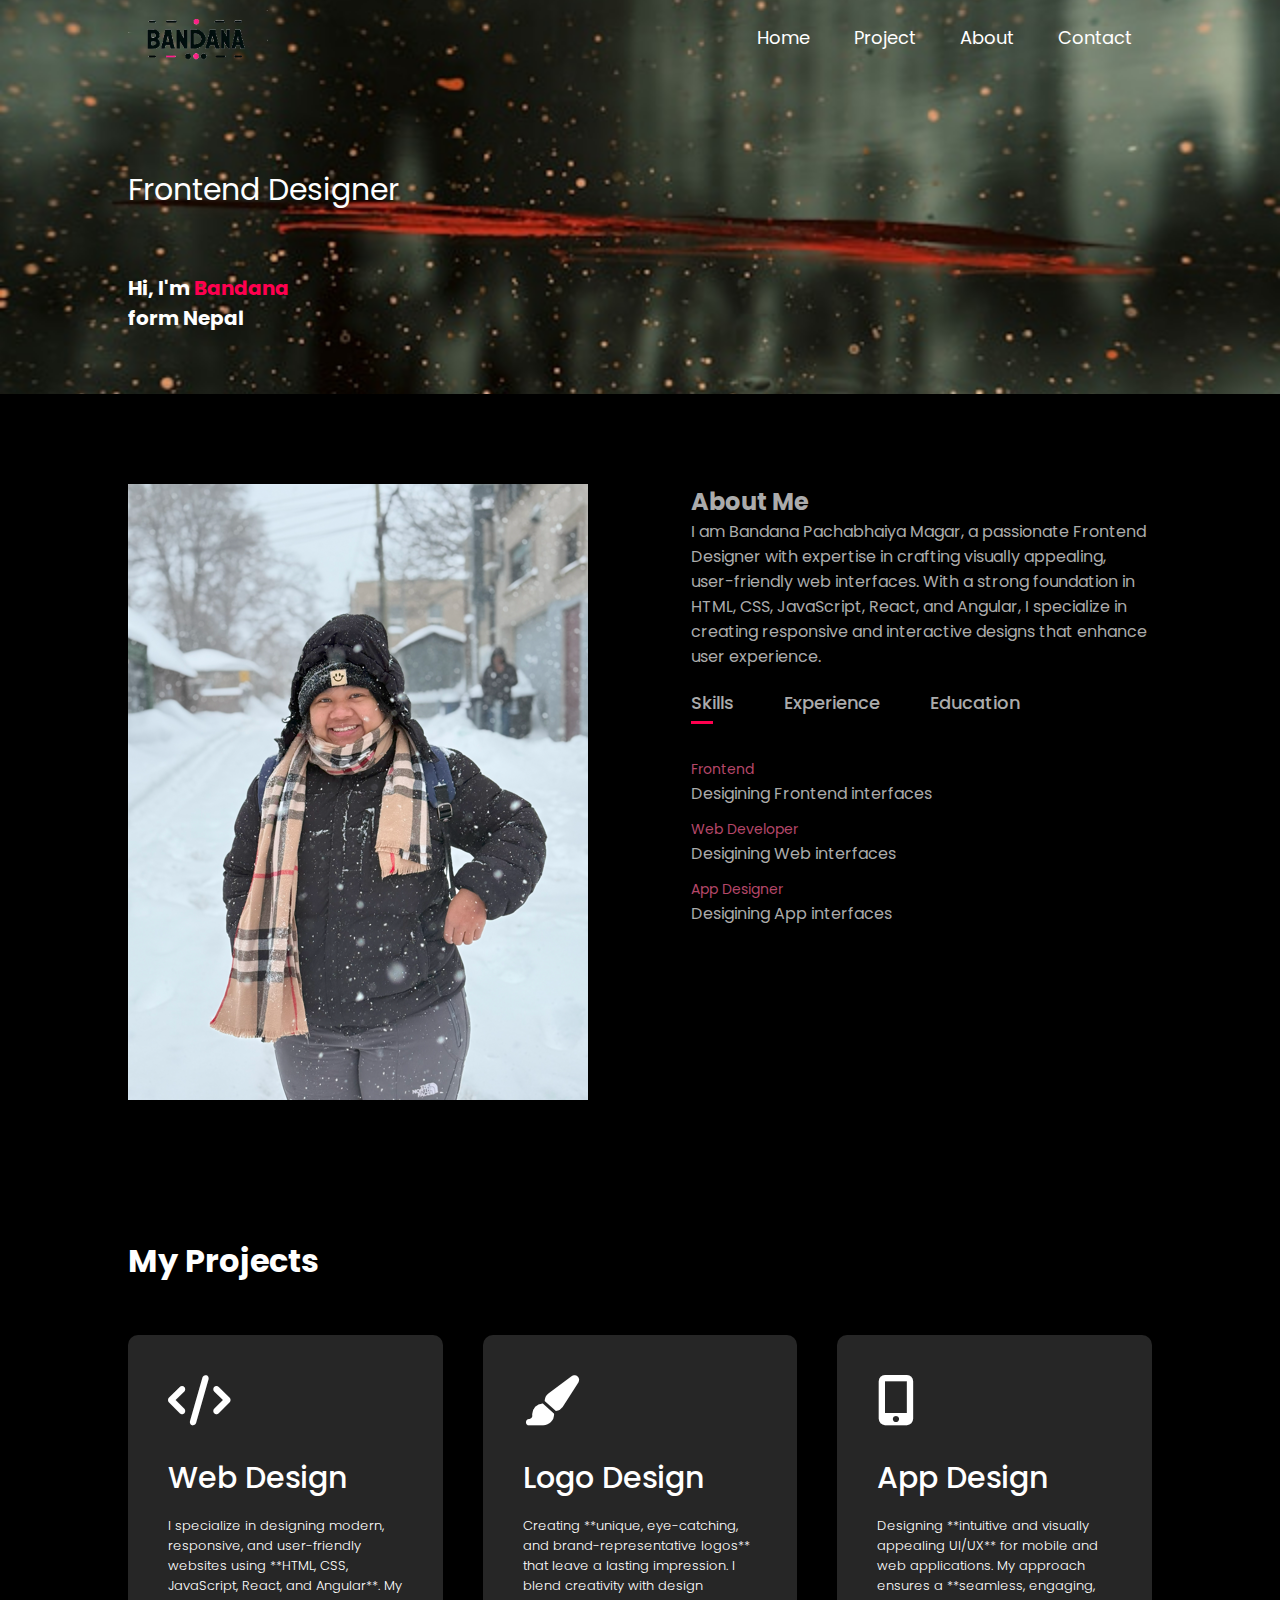
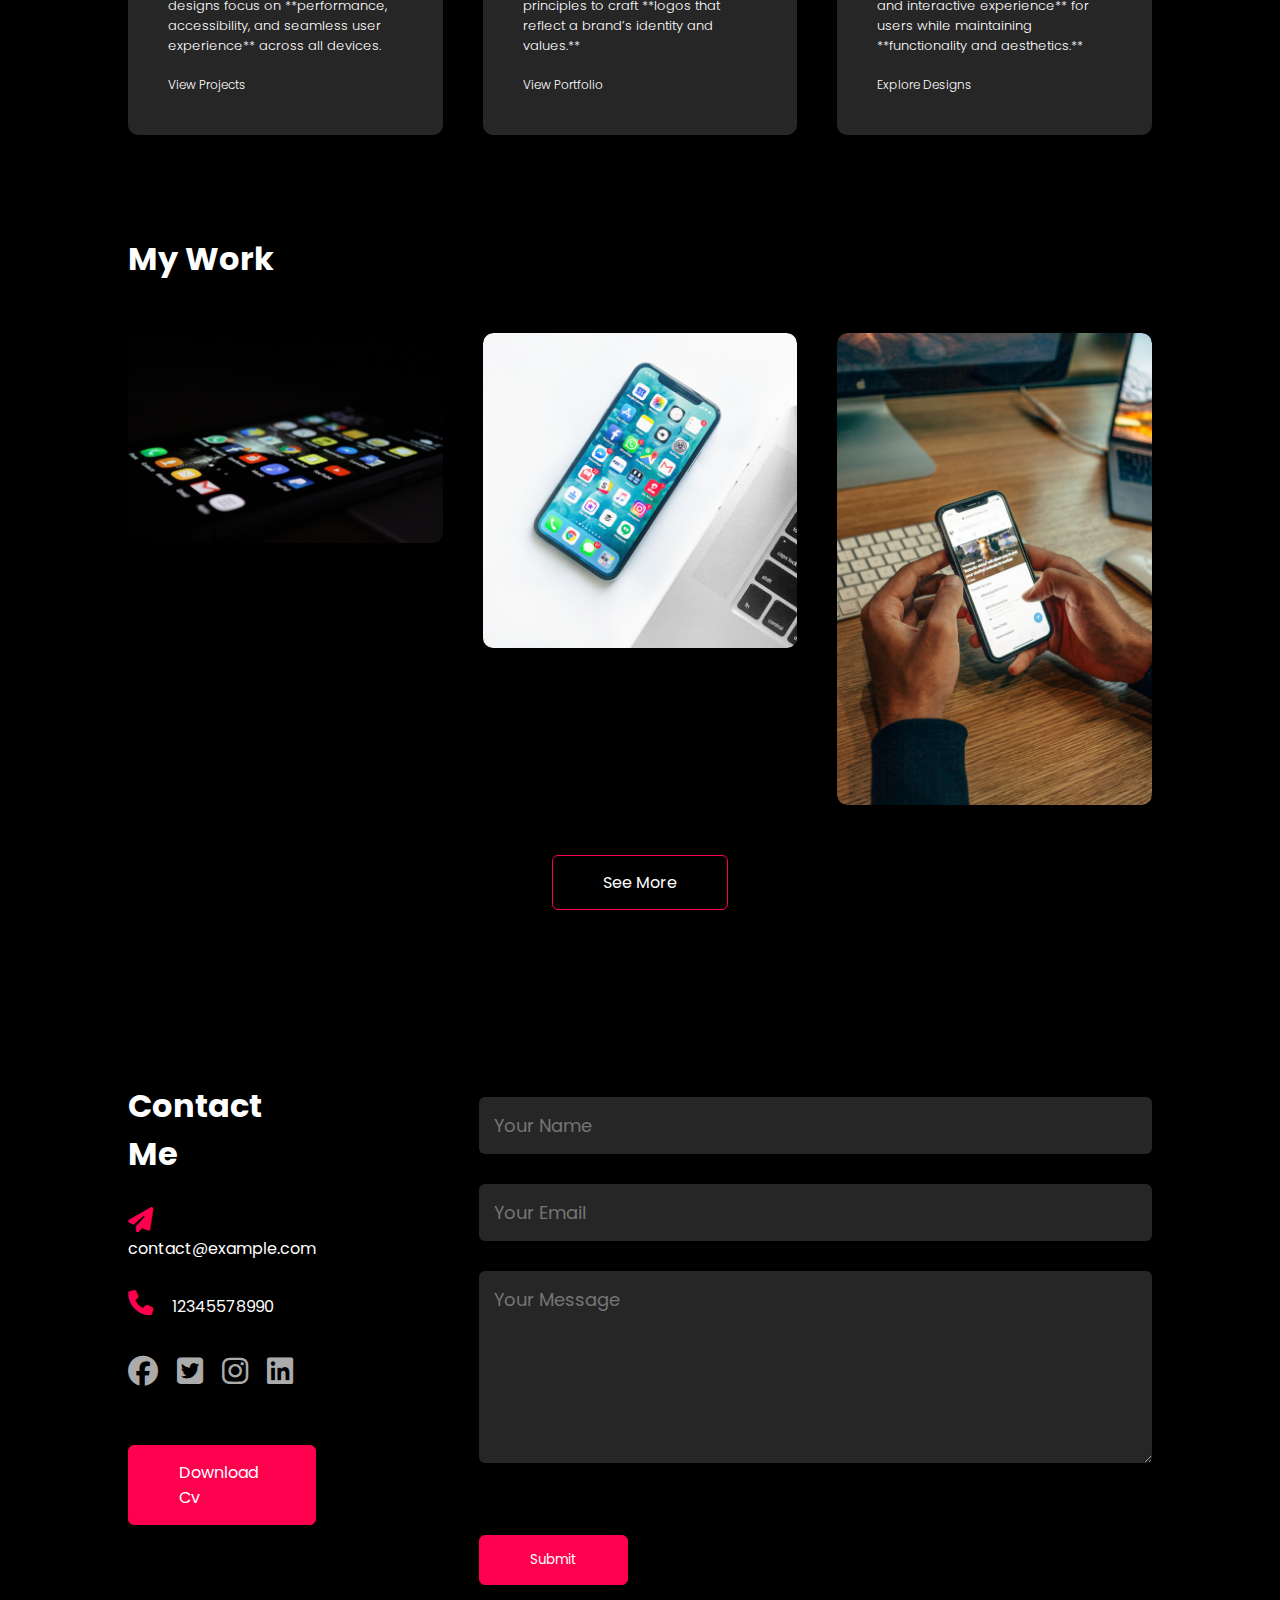
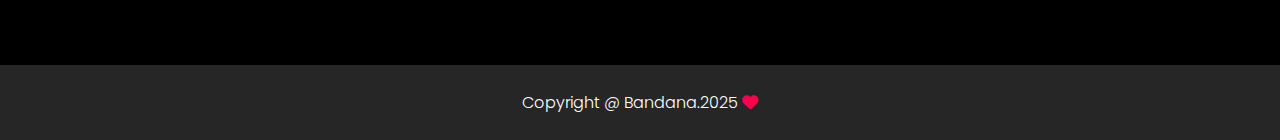
<file: index.html>
<!DOCTYPE html>
<html lang="en">

<head>
    <meta charset="UTF-8">
    <meta name="viewport" content="width=device-width, initial-scale=1.0">
    <title>Bandana Pachabhaiya Magar</title>
    <link rel="preconnect" href="https://fonts.googleapis.com">
    <link rel="preconnect" href="https://fonts.gstatic.com" crossorigin>
    <link
        href="https://fonts.googleapis.com/css2?family=Poppins:ital,wght@0,100;0,200;0,300;0,400;0,500;0,600;0,700;0,800;0,900;1,100;1,200;1,300;1,400;1,500;1,600;1,700;1,800;1,900&display=swap"
        rel="stylesheet">
    <link rel="stylesheet" href="style.css">
    <link rel="stylesheet" href="https://cdnjs.cloudflare.com/ajax/libs/font-awesome/6.7.2/css/all.min.css">
</head>

<body>
    <div id="header">
        <div class="container">
            <nav>
                <img src="images/logo.png" alt="logo" class="logo">
                <ul id="sidemenu">
                    <li><a href="index.html">Home</a></li>
                    <li><a href="project.html">Project</a></li>
                    <li><a href="about.html">About</a></li>
                    <li><a href="contact.html">Contact</a></li>
                    <i class="fa-solid fa-xmark" onclick="closemenu()"></i>
                </ul>
                <i class="fa-solid fa-bars" onclick="openmenu()"></i>
            </nav>
            <div class="header-text">
                <p>Frontend Designer</p>
                <h1>Hi, I'm <span>Bandana</span> <br>form Nepal</h1>
            </div>
        </div>
    </div>
    <!-- about -->
    <div id="about">
        <div class="container">
            <div class="row">
                <div class="about-col-1">
                    <img src="images/user.png" alt="">
                </div>
                <div class="about-col-2">
                    <h2 class="sub-title">About Me</h2>
                    <p>
                        I am Bandana Pachabhaiya Magar, a passionate Frontend Designer with expertise in crafting
                        visually appealing, user-friendly web interfaces. With a strong foundation in HTML, CSS,
                        JavaScript, React, and Angular, I specialize in creating responsive and interactive designs that
                        enhance user experience.
                    </p>
                    <div class="tab-titles">
                        <p class="tab-links active-link" onclick="opentab('skills')">Skills</p>
                        <p class="tab-links" onclick="opentab('experience')">Experience</p>
                        <p class="tab-links" onclick="opentab('education')">Education</p>
                    </div>
                    <div class="tab-contents active-tab" id="skills">
                        <ul>
                            <li><span>Frontend</span><br>Desigining Frontend interfaces</li>
                            <li><span>Web Developer</span><br>Desigining Web interfaces</li>
                            <li><span>App Designer</span><br>Desigining App interfaces</li>
                        </ul>
                    </div>
                    <div class="tab-contents" id="experience">
                        <ul>
                            <li><span>2021-2023</span><br>Pine</li>
                            <li><span>2023-2025</span><br>Lambton</li>
                            <li><span>2025</span><br>Wil Project</li>
                        </ul>
                    </div>
                    <div class="tab-contents" id="education">
                        <ul>
                            <li><span>2021</span><br>Computer Engineering (National College of Engineering)</li>
                            <li><span>2025</span><br>Full Stack Software Development (Lambton College)</li>
                        </ul>
                    </div>
                </div>
            </div>
        </div>
    </div>
    <!-- -----------services------------ -->
    <div id="services">
        <div class="container">
            <h1 class="sub-title">My Projects</h1>
            <div class="services-list">
                <div>
                    <i class="fas fa-code"></i>
                    <h2>Web Design</h2>
                    <p>I specialize in designing modern, responsive, and user-friendly websites using **HTML, CSS,
                        JavaScript, React, and Angular**. My designs focus on **performance, accessibility, and seamless
                        user experience** across all devices.</p>
                    <a href="#">View Projects</a>
                </div>
                <div>
                    <i class="fas fa-paint-brush"></i>
                    <h2>Logo Design</h2>
                    <p>Creating **unique, eye-catching, and brand-representative logos** that leave a lasting
                        impression. I blend creativity with design principles to craft **logos that reflect a brand’s
                        identity and values.**</p>
                    <a href="#">View Portfolio</a>
                </div>
                <div>
                    <i class="fas fa-mobile-alt"></i>
                    <h2>App Design</h2>
                    <p>Designing **intuitive and visually appealing UI/UX** for mobile and web applications. My approach
                        ensures a **seamless, engaging, and interactive experience** for users while maintaining
                        **functionality and aesthetics.**</p>
                    <a href="#">Explore Designs</a>
                </div>
            </div>
        </div>
    </div>


    <!-- -----------portfolio---------- -->
    <div id="portfolio">
        <div class="container">
            <h1 class="sub-title">My Work</h1>
            <div class="work-list">
                <div class="work">
                    <img src="images/work-1.jpg" alt="Web Development Project">
                    <div class="layer">
                        <h3>Responsive Web Application</h3>
                        <p>A fully responsive and dynamic web app built using React, Node.js, and MongoDB.</p>
                        <a href="#"><i class="fa-solid fa-up-right-from-square"></i></a>
                    </div>
                </div>
                <div class="work">
                    <img src="images/work-2.jpg" alt="E-commerce Website">
                    <div class="layer">
                        <h3>E-commerce Website</h3>
                        <p>Designed and developed a feature-rich online store with secure payment integration.</p>
                        <a href="#"><i class="fa-solid fa-up-right-from-square"></i></a>
                    </div>
                </div>
                <div class="work">
                    <img src="images/work-3.jpg" alt="Portfolio Website">
                    <div class="layer">
                        <h3>Personal Portfolio</h3>
                        <p>A modern, interactive portfolio showcasing my skills, projects, and experience.</p>
                        <a href="#"><i class="fa-solid fa-up-right-from-square"></i></a>
                    </div>
                </div>
            </div>
            <a href="#" class="btn">See More</a>
        </div>
    </div>
    <!-- -------contact--------- -->
    <div id="contact">
        <div class="container">
            <div class="contact-row">
                <div class="contact-left">
                    <h1 class="sub-title">Contact Me</h1>
                    <p><i class="fa-solid fa-paper-plane"></i> contact@example.com</p>
                    <p><i class="fa-solid fa-phone"></i> 12345578990</p>
                    <div class="social-icons">
                        <a href="https://facebook.com/"><i class="fa-brands fa-facebook"></i></a>
                        <a href="#"><i class="fa-brands fa-twitter-square"></i></a>
                        <a href="#"><i class="fa-brands fa-instagram"></i></a>
                        <a href="#"><i class="fa-brands fa-linkedin"></i></a>
                    </div>
                    <a href="images/Resume.pdf" download class="btn btn2">Download Cv</a>
                </div>
                <div class="contact-right"></div>
                <form action="" name="submit-to-google-sheet">
                    <input type="text" name="Name" placeholder="Your Name" required>
                    <input type="email" name="email" placeholder="Your Email" required>
                    <textarea name="Message" id="" rows="6" placeholder="Your Message"></textarea>
                    <button type="submit" class="btn btn2">Submit</button>
                </form>
                <div id="msg"></div>
            </div>
        </div>

    </div>

    <!-- ----------footer-------- -->
    <footer>
        <div class="copyright">
            <p>Copyright @ Bandana.2025 <i class="fa-solid fa-heart"></i></p>
        </div>
    </footer>

    <script>
        var tablinks = document.getElementsByClassName("tab-links");
        var tabcontents = document.getElementsByClassName("tab-contents");

        function opentab(tabname) {
            for (tablink of tablinks) {
                tablink.classList.remove("active-link");
            }
            for (tabcontent of tabcontents) {
                tabcontent.classList.remove("active-tab");
            }
            event.currentTarget.classList.add("active-link");
            document.getElementById(tabname).classList.add("active-tab");
        }

    </script>
    <script>
        var sidemenu = document.getElementById("sidemenu");
        function openmenu() {
            sidemenu.style.right = "0";

        }

        function closemenu() {
            sidemenu.style.right = "-200px";

        }
    </script>

    <script>
        const scriptURL = 'https://script.google.com/macros/s/AKfycbynaDdBVEGakbfS9tz4YCivhECaHbBzwzO926fs9Q-lpucr_7YxFYjce2wE9KDpRYg_/exec'
        const form = document.forms['submit-to-google-sheet']
        const msg = document.getElementById("msg")
        form.addEventListener('submit', e => {
            e.preventDefault()
            fetch(scriptURL, { method: 'POST', body: new FormData(form) })
                .then(response => {
                    msg.innerHTML = "Message sent successfully"
                    setTimeout(function () {
                        msg.innerHTML = ""
                    }, 5000)
                    form.reset()
                })
                .catch(error => console.error('Error!', error.message))
        })

    </script>
</body>

</html>
</file>
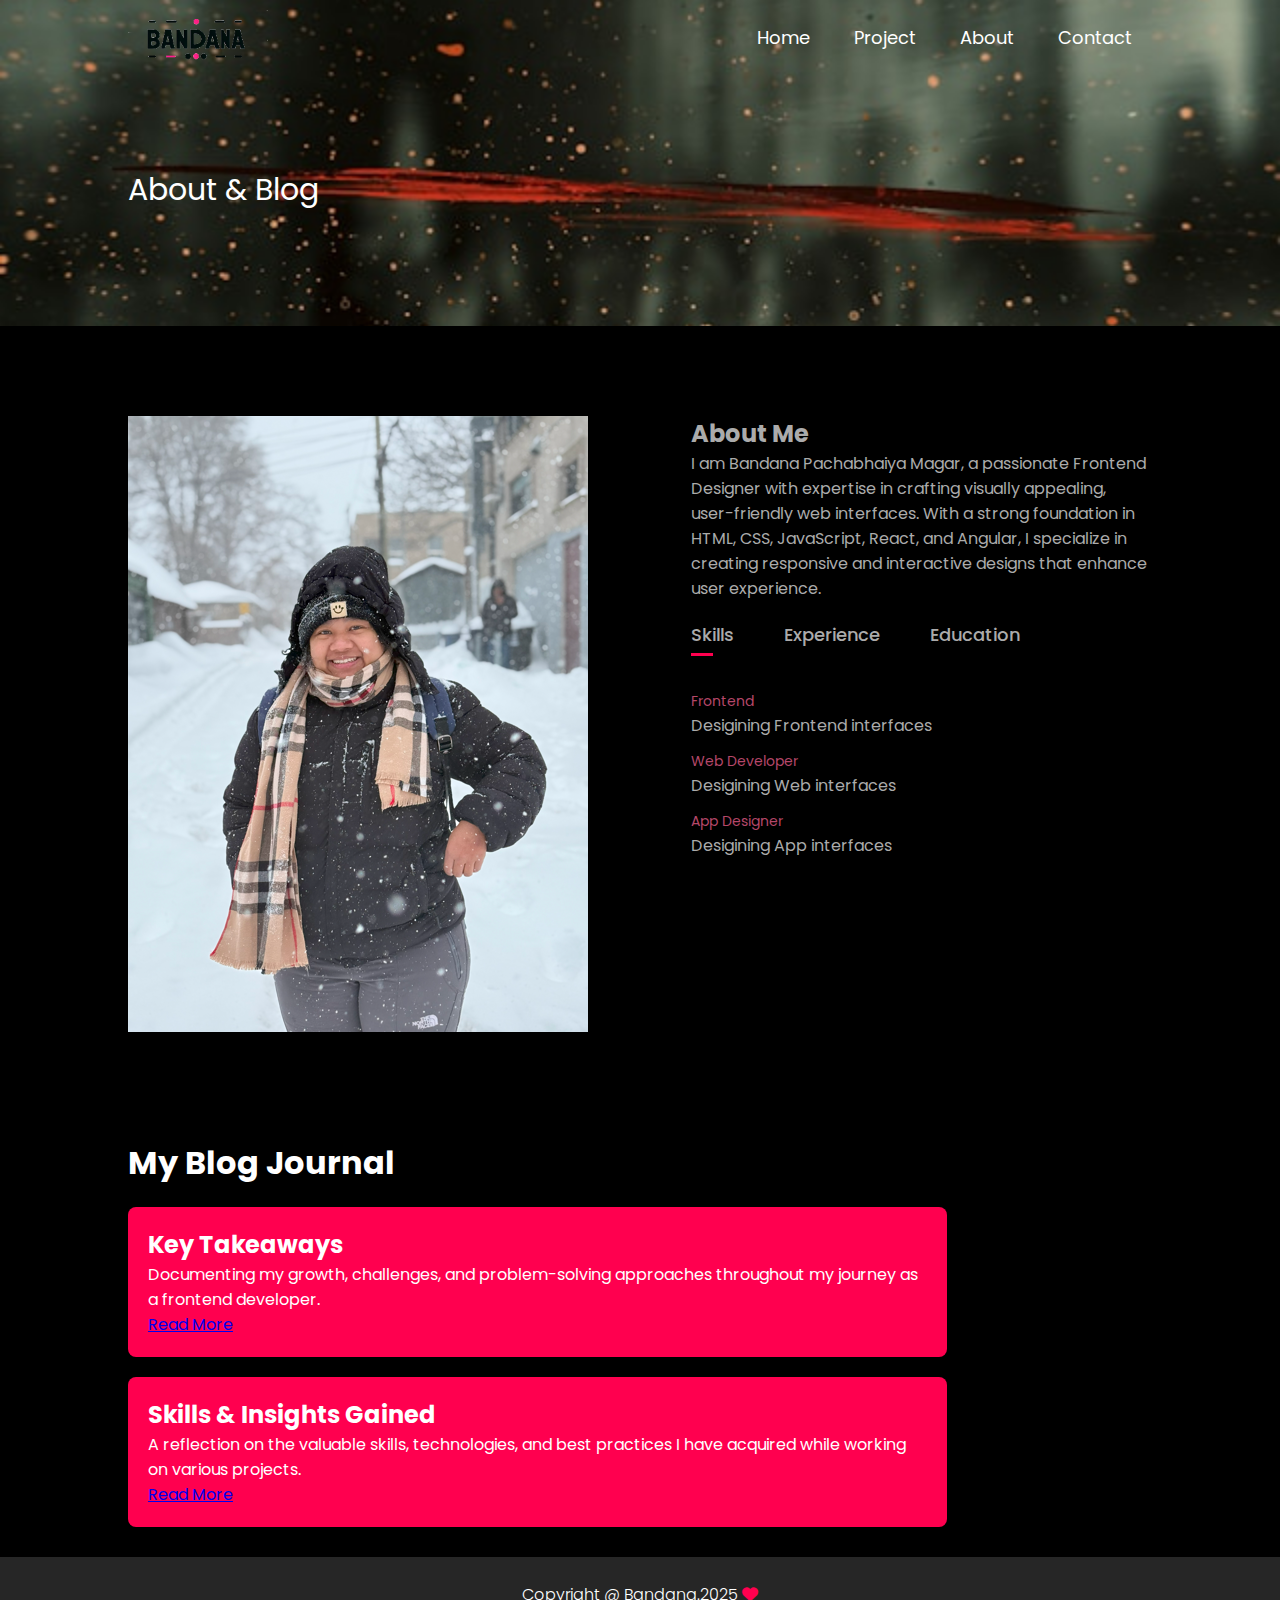
<file: about.html>
<!DOCTYPE html>
<html lang="en">

<head>
    <meta charset="UTF-8">
    <meta name="viewport" content="width=device-width, initial-scale=1.0">
    <title>Bandana Pachabhaiya Magar</title>
    <link rel="preconnect" href="https://fonts.googleapis.com">
    <link rel="preconnect" href="https://fonts.gstatic.com" crossorigin>
    <link
        href="https://fonts.googleapis.com/css2?family=Poppins:ital,wght@0,100;0,200;0,300;0,400;0,500;0,600;0,700;0,800;0,900;1,100;1,200;1,300;1,400;1,500;1,600;1,700;1,800;1,900&display=swap"
        rel="stylesheet">
    <link rel="stylesheet" href="style.css">
    <link rel="stylesheet" href="https://cdnjs.cloudflare.com/ajax/libs/font-awesome/6.7.2/css/all.min.css">
</head>

<body>
    <div id="header">
        <div class="container">
            <nav>
                <img src="images/logo.png" alt="logo" class="logo">
                <ul id="sidemenu">
                    <li><a href="index.html">Home</a></li>
                    <li><a href="project.html">Project</a></li>
                    <li><a href="about.html">About</a></li>
                    <li><a href="contact.html">Contact</a></li>
                    <i class="fa-solid fa-xmark" onclick="closemenu()"></i>
                </ul>
                <i class="fa-solid fa-bars" onclick="openmenu()"></i>
            </nav>
            <div class="header-text header-text1">
                <p>About & Blog</p>
            </div>
        </div>
    </div>
    <!-- about -->
    <div id="about">
        <div class="container">
            <div class="row">
                <div class="about-col-1">
                    <img src="images/user.png" alt="">
                </div>
                <div class="about-col-2">
                    <h2 class="sub-title">About Me</h2>
                    <p>
                        I am Bandana Pachabhaiya Magar, a passionate Frontend Designer with expertise in crafting
                        visually appealing, user-friendly web interfaces. With a strong foundation in HTML, CSS,
                        JavaScript, React, and Angular, I specialize in creating responsive and interactive designs that
                        enhance user experience.
                    </p>
                    <div class="tab-titles">
                        <p class="tab-links active-link" onclick="opentab('skills')">Skills</p>
                        <p class="tab-links" onclick="opentab('experience')">Experience</p>
                        <p class="tab-links" onclick="opentab('education')">Education</p>
                    </div>
                    <div class="tab-contents active-tab" id="skills">
                        <ul>
                            <li><span>Frontend</span><br>Desigining Frontend interfaces</li>
                            <li><span>Web Developer</span><br>Desigining Web interfaces</li>
                            <li><span>App Designer</span><br>Desigining App interfaces</li>
                        </ul>
                    </div>
                    <div class="tab-contents" id="experience">
                        <ul>
                            <li><span>2021-2023</span><br>Pine</li>
                            <li><span>2023-2025</span><br>Lambton</li>
                            <li><span>2025</span><br>Wil Project</li>
                        </ul>
                    </div>
                    <div class="tab-contents" id="education">
                        <ul>
                            <li><span>2021</span><br>Computer Engineering (National College of Engineering)</li>
                            <li><span>2025</span><br>Full Stack Software Development (Lambton College)</li>
                        </ul>
                    </div>
                </div>
            </div>
        </div>
    </div>

    <!-- ---blog----- -->
    <div id="blog">
        <div class="container">
            <div class="blog-container">
                <h1>My Blog Journal</h1>
                <article>
                    <h2>Key Takeaways</h2>
                    <p>
                        Documenting my growth, challenges, and problem-solving approaches throughout my journey as a
                        frontend developer.
                    </p>
                    <span>
                        <a href="#">Read More</a>
                    </span>
                </article>
                <article>
                    <h2>Skills & Insights Gained</h2>
                    <p>
                        A reflection on the valuable skills, technologies, and best practices I have acquired while
                        working on various projects.
                    </p>
                    <span>
                        <a href="#">Read More</a>
                    </span>
                </article>
            </div>
        </div>
    </div>


    <!-- ----------footer-------- -->
    <footer>
        <div class="copyright">
            <p>Copyright @ Bandana.2025 <i class="fa-solid fa-heart"></i></p>
        </div>
    </footer>

    <script>
        var tablinks = document.getElementsByClassName("tab-links");
        var tabcontents = document.getElementsByClassName("tab-contents");

        function opentab(tabname) {
            for (tablink of tablinks) {
                tablink.classList.remove("active-link");
            }
            for (tabcontent of tabcontents) {
                tabcontent.classList.remove("active-tab");
            }
            event.currentTarget.classList.add("active-link");
            document.getElementById(tabname).classList.add("active-tab");
        }

    </script>
    <script>
        var sidemenu = document.getElementById("sidemenu");
        function openmenu() {
            sidemenu.style.right = "0";

        }

        function closemenu() {
            sidemenu.style.right = "-200px";

        }
    </script>

    <script>
        const scriptURL = 'https://script.google.com/macros/s/AKfycbynaDdBVEGakbfS9tz4YCivhECaHbBzwzO926fs9Q-lpucr_7YxFYjce2wE9KDpRYg_/exec'
        const form = document.forms['submit-to-google-sheet']
        const msg = document.getElementById("msg")
        form.addEventListener('submit', e => {
            e.preventDefault()
            fetch(scriptURL, { method: 'POST', body: new FormData(form) })
                .then(response => {
                    msg.innerHTML = "Message sent successfully"
                    setTimeout(function () {
                        msg.innerHTML = ""
                    }, 5000)
                    form.reset()
                })
                .catch(error => console.error('Error!', error.message))
        })

    </script>
</body>

</html>
</file>
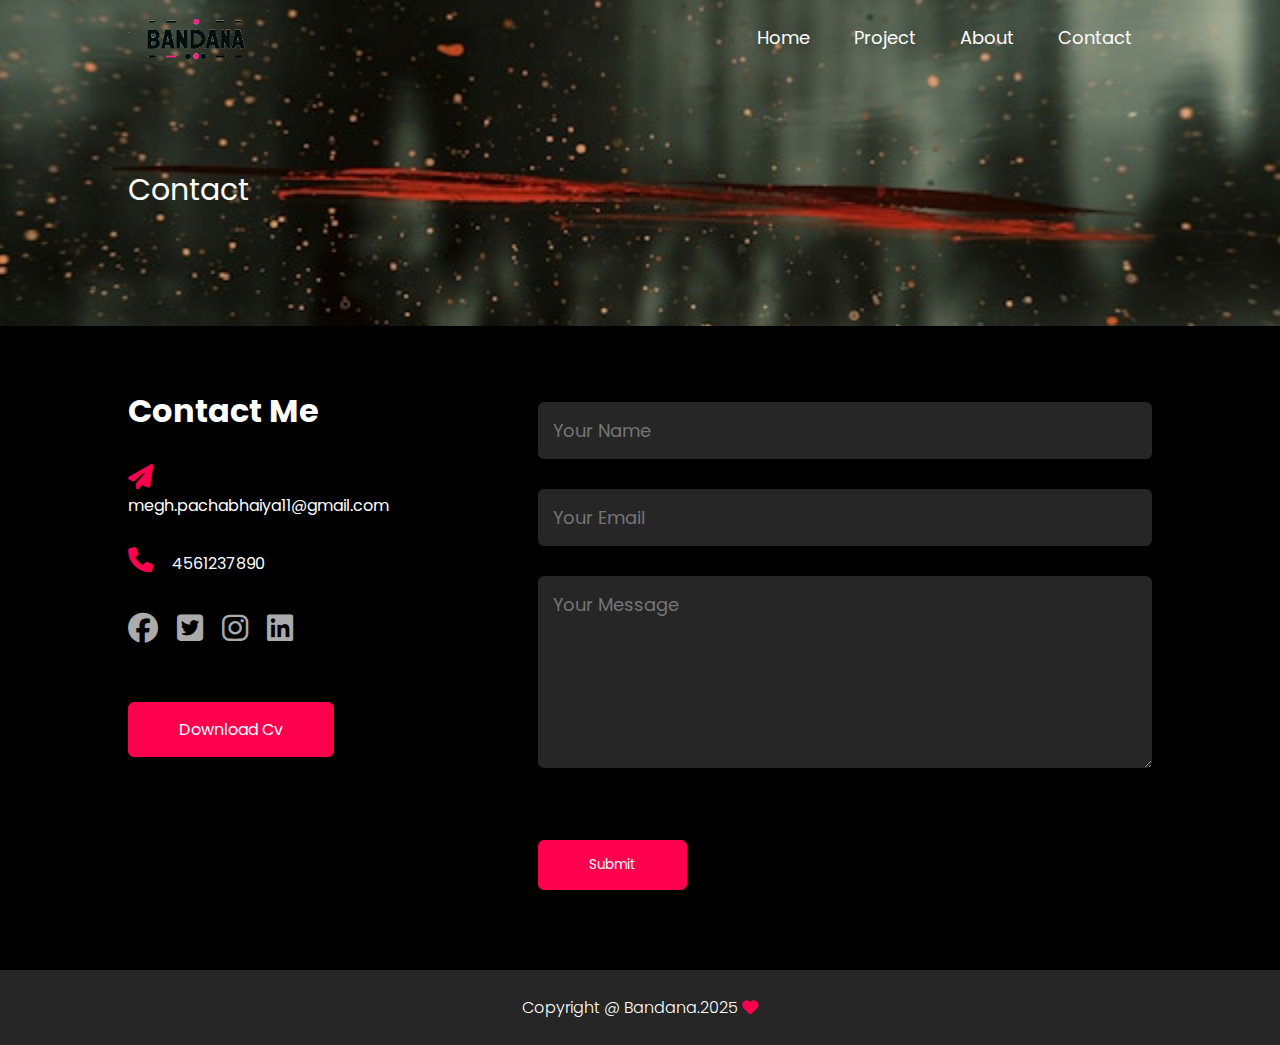
<file: contact.html>
<!DOCTYPE html>
<html lang="en">

<head>
    <meta charset="UTF-8">
    <meta name="viewport" content="width=device-width, initial-scale=1.0">
    <title>Bandana Pachabhaiya Magar</title>
    <link rel="preconnect" href="https://fonts.googleapis.com">
    <link rel="preconnect" href="https://fonts.gstatic.com" crossorigin>
    <link
        href="https://fonts.googleapis.com/css2?family=Poppins:ital,wght@0,100;0,200;0,300;0,400;0,500;0,600;0,700;0,800;0,900;1,100;1,200;1,300;1,400;1,500;1,600;1,700;1,800;1,900&display=swap"
        rel="stylesheet">
    <link rel="stylesheet" href="style.css">
    <link rel="stylesheet" href="https://cdnjs.cloudflare.com/ajax/libs/font-awesome/6.7.2/css/all.min.css">
</head>

<body>
    <div id="header">
        <div class="container">
            <nav>
                <img src="images/logo.png" alt="logo" class="logo">
                <ul id="sidemenu">
                    <li><a href="index.html">Home</a></li>
                    <li><a href="project.html">Project</a></li>
                    <li><a href="about.html">About</a></li>
                    <li><a href="contact.html">Contact</a></li>
                    <i class="fa-solid fa-xmark" onclick="closemenu()"></i>
                </ul>
                <i class="fa-solid fa-bars" onclick="openmenu()"></i>
            </nav>
            <div class="header-text header-text1">
                <p>Contact</p>
            </div>
        </div>
    </div>
    <!-- -------contact--------- -->
    <div id="contact">
        <div class="container">
            <div class="contact-row">
                <div class="contact-left">
                    <h1 class="sub-title">Contact Me</h1>
                    <p><i class="fa-solid fa-paper-plane"></i> megh.pachabhaiya11@gmail.com</p>
                    <p><i class="fa-solid fa-phone"></i> 4561237890</p>
                    <div class="social-icons">
                        <a href="https://facebook.com/"><i class="fa-brands fa-facebook"></i></a>
                        <a href="#"><i class="fa-brands fa-twitter-square"></i></a>
                        <a href="#"><i class="fa-brands fa-instagram"></i></a>
                        <a href="#"><i class="fa-brands fa-linkedin"></i></a>
                    </div>
                    <a href="images/Resume.pdf" download class="btn btn2">Download Cv</a>
                </div>
                <div class="contact-right"></div>
                <form action="" name="submit-to-google-sheet">
                    <input type="text" name="Name" placeholder="Your Name" required>
                    <input type="email" name="email" placeholder="Your Email" required>
                    <textarea name="Message" id="" rows="6" placeholder="Your Message"></textarea>
                    <button type="submit" class="btn btn2">Submit</button>
                </form>
                <div id="msg"></div>
            </div>
        </div>
        
    </div>

    <!-- ----------footer-------- -->
    <footer>
        <div class="copyright">
            <p>Copyright @ Bandana.2025 <i class="fa-solid fa-heart"></i></p>
        </div>
    </footer>
    
    <script>
        var tablinks = document.getElementsByClassName("tab-links");
        var tabcontents = document.getElementsByClassName("tab-contents");

        function opentab(tabname) {
            for (tablink of tablinks) {
                tablink.classList.remove("active-link");
            }
            for (tabcontent of tabcontents) {
                tabcontent.classList.remove("active-tab");
            }
            event.currentTarget.classList.add("active-link");
            document.getElementById(tabname).classList.add("active-tab");
        }

    </script>
    <script>
        var sidemenu = document.getElementById("sidemenu");
        function openmenu() {
            sidemenu.style.right = "0";

        }

        function closemenu() {
            sidemenu.style.right = "-200px";

        }
    </script>

    <script>
        const scriptURL = 'https://script.google.com/macros/s/AKfycbynaDdBVEGakbfS9tz4YCivhECaHbBzwzO926fs9Q-lpucr_7YxFYjce2wE9KDpRYg_/exec'
        const form = document.forms['submit-to-google-sheet']
        const msg = document.getElementById("msg")
        form.addEventListener('submit', e => {
            e.preventDefault()
            fetch(scriptURL, { method: 'POST', body: new FormData(form) })
            .then(response => {
                msg.innerHTML = "Message sent successfully"
                setTimeout(function(){
                    msg.innerHTML =""
                },5000)
                form.reset()
            })
            .catch(error => console.error('Error!', error.message))
        })

    </script>
</body>

</html>
</file>
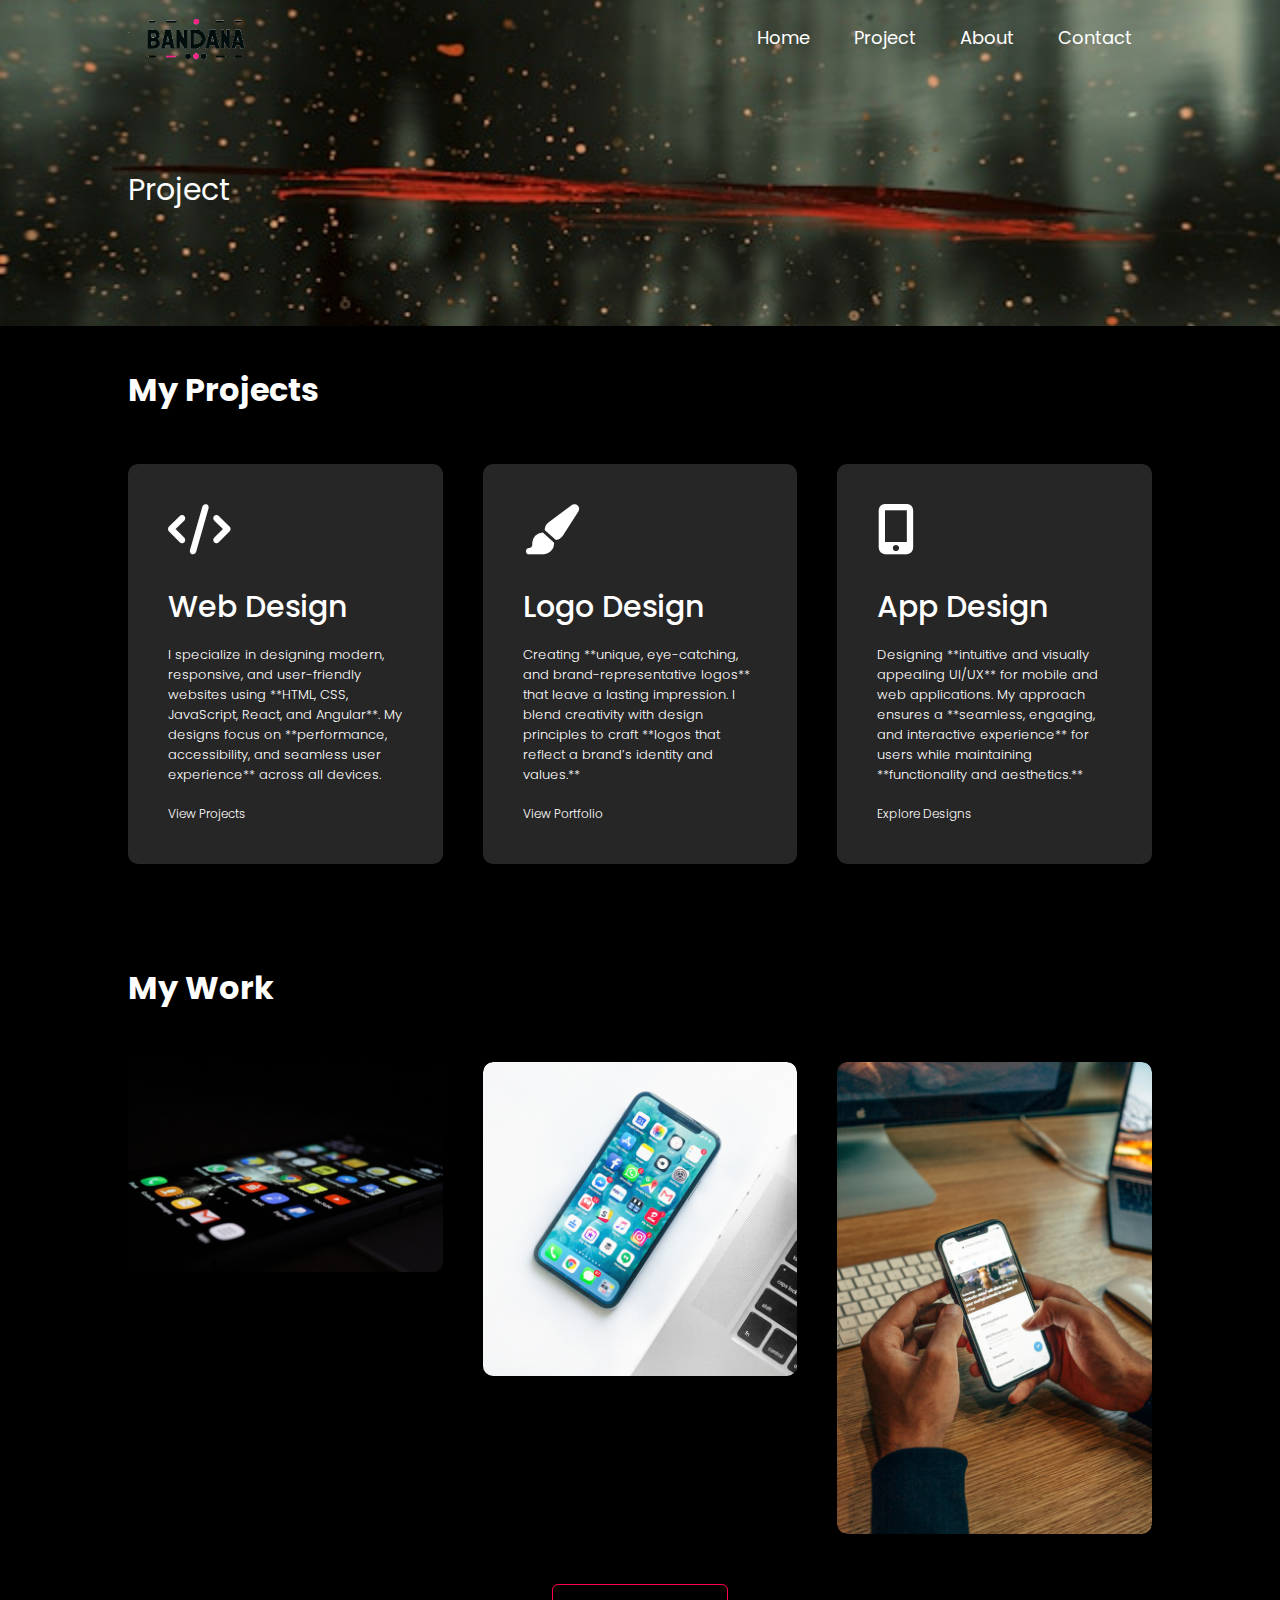
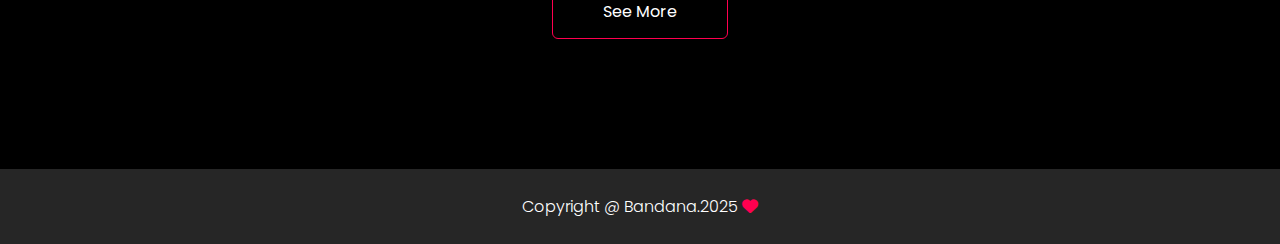
<file: project.html>
<!DOCTYPE html>
<html lang="en">

<head>
    <meta charset="UTF-8">
    <meta name="viewport" content="width=device-width, initial-scale=1.0">
    <title>Bandana Pachabhaiya Magar</title>
    <link rel="preconnect" href="https://fonts.googleapis.com">
    <link rel="preconnect" href="https://fonts.gstatic.com" crossorigin>
    <link
        href="https://fonts.googleapis.com/css2?family=Poppins:ital,wght@0,100;0,200;0,300;0,400;0,500;0,600;0,700;0,800;0,900;1,100;1,200;1,300;1,400;1,500;1,600;1,700;1,800;1,900&display=swap"
        rel="stylesheet">
    <link rel="stylesheet" href="style.css">
    <link rel="stylesheet" href="https://cdnjs.cloudflare.com/ajax/libs/font-awesome/6.7.2/css/all.min.css">
</head>

<body>
    <div id="header">
        <div class="container">
            <nav>
                <img src="images/logo.png" alt="logo" class="logo">
                <ul id="sidemenu">
                    <li><a href="index.html">Home</a></li>
                    <li><a href="project.html">Project</a></li>
                    <li><a href="about.html">About</a></li>
                    <li><a href="contact.html">Contact</a></li>
                    <i class="fa-solid fa-xmark" onclick="closemenu()"></i>
                </ul>
                <i class="fa-solid fa-bars" onclick="openmenu()"></i>
            </nav>
            <div class="header-text header-text1">
                <p>Project</p>
            </div>
        </div>
    </div>
    <!-- -----------services------------ -->
    <div id="services">
        <div class="container">
            <h1 class="sub-title">My Projects</h1>
            <div class="services-list">
                <div>
                    <i class="fas fa-code"></i>
                    <h2>Web Design</h2>
                    <p>I specialize in designing modern, responsive, and user-friendly websites using **HTML, CSS,
                        JavaScript, React, and Angular**. My designs focus on **performance, accessibility, and seamless
                        user experience** across all devices.</p>
                    <a href="#">View Projects</a>
                </div>
                <div>
                    <i class="fas fa-paint-brush"></i>
                    <h2>Logo Design</h2>
                    <p>Creating **unique, eye-catching, and brand-representative logos** that leave a lasting
                        impression. I blend creativity with design principles to craft **logos that reflect a brand’s
                        identity and values.**</p>
                    <a href="#">View Portfolio</a>
                </div>
                <div>
                    <i class="fas fa-mobile-alt"></i>
                    <h2>App Design</h2>
                    <p>Designing **intuitive and visually appealing UI/UX** for mobile and web applications. My approach
                        ensures a **seamless, engaging, and interactive experience** for users while maintaining
                        **functionality and aesthetics.**</p>
                    <a href="#">Explore Designs</a>
                </div>
            </div>
        </div>
    </div>


    <!-- -----------portfolio---------- -->
    <div id="portfolio">
        <div class="container">
            <h1 class="sub-title">My Work</h1>
            <div class="work-list">
                <div class="work">
                    <img src="images/work-1.jpg" alt="Web Development Project">
                    <div class="layer">
                        <h3>Responsive Web Application</h3>
                        <p>A fully responsive and dynamic web app built using React, Node.js, and MongoDB.</p>
                        <a href="#"><i class="fa-solid fa-up-right-from-square"></i></a>
                    </div>
                </div>
                <div class="work">
                    <img src="images/work-2.jpg" alt="E-commerce Website">
                    <div class="layer">
                        <h3>E-commerce Website</h3>
                        <p>Designed and developed a feature-rich online store with secure payment integration.</p>
                        <a href="#"><i class="fa-solid fa-up-right-from-square"></i></a>
                    </div>
                </div>
                <div class="work">
                    <img src="images/work-3.jpg" alt="Portfolio Website">
                    <div class="layer">
                        <h3>Personal Portfolio</h3>
                        <p>A modern, interactive portfolio showcasing my skills, projects, and experience.</p>
                        <a href="#"><i class="fa-solid fa-up-right-from-square"></i></a>
                    </div>
                </div>
            </div>
            <a href="#" class="btn">See More</a>
        </div>
    </div>

    <!-- ----------footer-------- -->
    <footer>
        <div class="copyright">
            <p>Copyright @ Bandana.2025 <i class="fa-solid fa-heart"></i></p>
        </div>
    </footer>

    <script>
        var tablinks = document.getElementsByClassName("tab-links");
        var tabcontents = document.getElementsByClassName("tab-contents");

        function opentab(tabname) {
            for (tablink of tablinks) {
                tablink.classList.remove("active-link");
            }
            for (tabcontent of tabcontents) {
                tabcontent.classList.remove("active-tab");
            }
            event.currentTarget.classList.add("active-link");
            document.getElementById(tabname).classList.add("active-tab");
        }

    </script>
    <script>
        var sidemenu = document.getElementById("sidemenu");
        function openmenu() {
            sidemenu.style.right = "0";

        }

        function closemenu() {
            sidemenu.style.right = "-200px";

        }
    </script>

    <script>
        const scriptURL = 'https://script.google.com/macros/s/AKfycbynaDdBVEGakbfS9tz4YCivhECaHbBzwzO926fs9Q-lpucr_7YxFYjce2wE9KDpRYg_/exec'
        const form = document.forms['submit-to-google-sheet']
        const msg = document.getElementById("msg")
        form.addEventListener('submit', e => {
            e.preventDefault()
            fetch(scriptURL, { method: 'POST', body: new FormData(form) })
                .then(response => {
                    msg.innerHTML = "Message sent successfully"
                    setTimeout(function () {
                        msg.innerHTML = ""
                    }, 5000)
                    form.reset()
                })
                .catch(error => console.error('Error!', error.message))
        })

    </script>
</body>

</html>
</file>
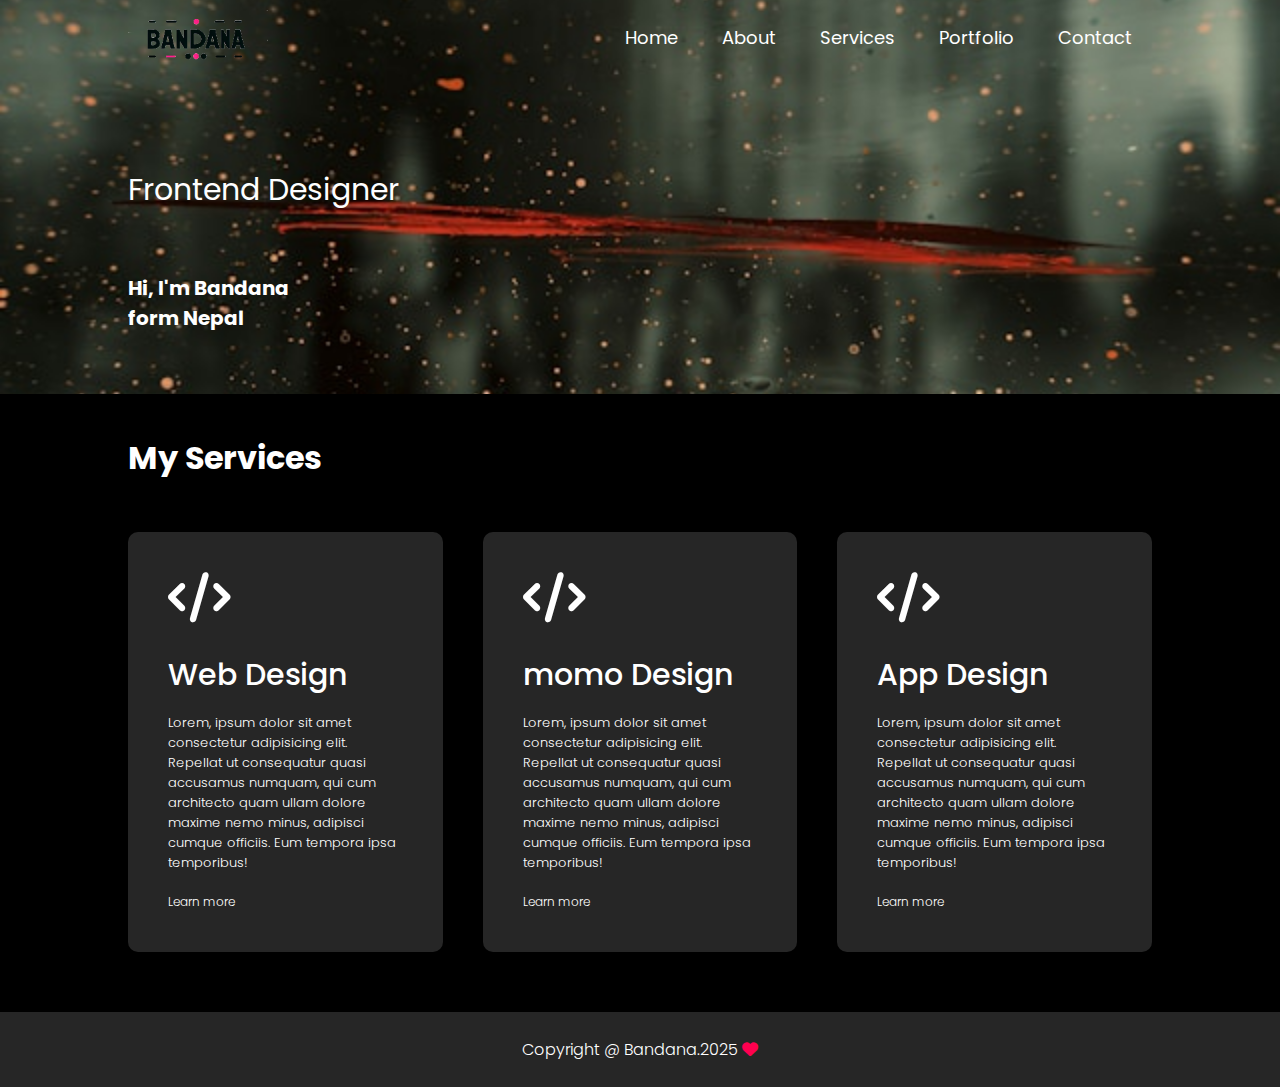
<file: services.html>
<!DOCTYPE html>
<html lang="en">

<head>
    <meta charset="UTF-8">
    <meta name="viewport" content="width=device-width, initial-scale=1.0">
    <title>Bandana Pachabhaiya Magar</title>
    <link rel="preconnect" href="https://fonts.googleapis.com">
    <link rel="preconnect" href="https://fonts.gstatic.com" crossorigin>
    <link
        href="https://fonts.googleapis.com/css2?family=Poppins:ital,wght@0,100;0,200;0,300;0,400;0,500;0,600;0,700;0,800;0,900;1,100;1,200;1,300;1,400;1,500;1,600;1,700;1,800;1,900&display=swap"
        rel="stylesheet">
    <link rel="stylesheet" href="style.css">
    <link rel="stylesheet" href="https://cdnjs.cloudflare.com/ajax/libs/font-awesome/6.7.2/css/all.min.css">
</head>

<body>
    <div id="header">
        <div class="container">
            <nav>
                <img src="images/logo.png" alt="logo" class="logo">
                <ul id="sidemenu">
                    <li><a href="index.html">Home</a></li>
                    <li><a href="about.html">About</a></li>
                    <li><a href="services.html">Services</a></li>
                    <li><a href="portfolio.html">Portfolio</a></li>
                    <li><a href="contact.html">Contact</a></li>
                    <i class="fa-solid fa-xmark" onclick="closemenu()"></i>
                </ul>
                <i class="fa-solid fa-bars" onclick="openmenu()"></i>
            </nav>
            <div class="header-text">
                <p>Frontend Designer</p>
                <h1>Hi, I'm Bandana<br>form Nepal</h1>
            </div>
        </div>
    </div>
    <!-- -----------services------------ -->
    <div id="services">
        <div class="container">
            <h1 class="sub-title">My Services</h1>
            <div class="services-list">
                <div>
                    <i class="fas fa-code"></i>
                    <h2>Web Design</h2>
                    <p>Lorem, ipsum dolor sit amet consectetur adipisicing elit. Repellat ut consequatur quasi accusamus
                        numquam, qui cum architecto quam ullam dolore maxime nemo minus, adipisci cumque officiis. Eum
                        tempora ipsa temporibus!</p>
                    <a href="#">Learn more</a>
                </div>
                <div>
                    <i class="fas fa-code"></i>
                    <h2>momo Design</h2>
                    <p>Lorem, ipsum dolor sit amet consectetur adipisicing elit. Repellat ut consequatur quasi accusamus
                        numquam, qui cum architecto quam ullam dolore maxime nemo minus, adipisci cumque officiis. Eum
                        tempora ipsa temporibus!</p>
                    <a href="#">Learn more</a>
                </div>
                <div>
                    <i class="fas fa-code"></i>
                    <h2>App Design</h2>
                    <p>Lorem, ipsum dolor sit amet consectetur adipisicing elit. Repellat ut consequatur quasi accusamus
                        numquam, qui cum architecto quam ullam dolore maxime nemo minus, adipisci cumque officiis. Eum
                        tempora ipsa temporibus!</p>
                    <a href="#">Learn more</a>
                </div>
            </div>
        </div>
    </div>

    <!-- ----------footer-------- -->
    <footer>
        <div class="copyright">
            <p>Copyright @ Bandana.2025 <i class="fa-solid fa-heart"></i></p>
        </div>
    </footer>
    
    <script>
        var tablinks = document.getElementsByClassName("tab-links");
        var tabcontents = document.getElementsByClassName("tab-contents");

        function opentab(tabname) {
            for (tablink of tablinks) {
                tablink.classList.remove("active-link");
            }
            for (tabcontent of tabcontents) {
                tabcontent.classList.remove("active-tab");
            }
            event.currentTarget.classList.add("active-link");
            document.getElementById(tabname).classList.add("active-tab");
        }

    </script>
    <script>
        var sidemenu = document.getElementById("sidemenu");
        function openmenu() {
            sidemenu.style.right = "0";

        }

        function closemenu() {
            sidemenu.style.right = "-200px";

        }
    </script>

    <script>
        const scriptURL = 'https://script.google.com/macros/s/AKfycbynaDdBVEGakbfS9tz4YCivhECaHbBzwzO926fs9Q-lpucr_7YxFYjce2wE9KDpRYg_/exec'
        const form = document.forms['submit-to-google-sheet']
        const msg = document.getElementById("msg")
        form.addEventListener('submit', e => {
            e.preventDefault()
            fetch(scriptURL, { method: 'POST', body: new FormData(form) })
            .then(response => {
                msg.innerHTML = "Message sent successfully"
                setTimeout(function(){
                    msg.innerHTML =""
                },5000)
                form.reset()
            })
            .catch(error => console.error('Error!', error.message))
        })

    </script>
</body>

</html>
</file>
<file: style.css>
* {
    margin: 0;
    padding: 0;
    font-family: 'Poppins', sans-serif;
    box-sizing: border-box;
}

html {
    scroll-behavior: smooth;
}

body {
    background: #000;
    color: #fff;
}

#header {
    width: 100%;
    height: 100%;
    background-image: url(images/cover.jpg);
    background-size: cover;
    background-position: center;
}

.container {
    padding: 10px 10%;
}

nav {
    display: flex;
    align-items: center;
    justify-content: space-between;
    flex-wrap: wrap;
}

.logo {
    width: 140px;
}

nav ul li {
    display: inline-block;
    list-style: none;
    margin: 10px 20px;
}

nav ul li a {
    color: #fff;
    text-decoration: none;
    font-size: 18px;
    position: relative;
}

nav ul li a::after {
    content: '';
    width: 0%;
    height: 3px;
    background-color: #ff004f;
    position: absolute;
    left: 0;
    bottom: -6px;
    transition: 0.5s;
}

nav ul li a:hover::after {
    width: 100%;
}

nav .fa-solid {
    display: none;
}

.header-text {
    margin-top: 10%;
    font-size: 30px;
}

.header-text1 {
    margin-bottom: 10%;
}

.header-text h1 {
    margin-top: 60px;
    font-size: 20px;
    margin-bottom: 5%;
}

.header-text h1 span {
    color: #ff004f;
}

/* ----------about----------- */
#about {
    padding: 80px 0;
    color: #ababab;
}

.row {
    display: flex;
    justify-content: space-between;
    flex-wrap: wrap;
}

.about-col-1 {
    flex-basis: 35%;
}

.about-col-1 {
    width: 100%;
    border-radius: 15px;
}

.about-col-2 {
    flex-basis: 45%;
}

.sub-titles {
    font-size: 60px;
    font-weight: 600;
    color: #fff;
}

.tab-titles {
    display: flex;
    margin: 20px 0 40px;
}

.tab-links {
    margin-right: 50px;
    font-size: 18px;
    font-weight: 500;
    cursor: pointer;
    position: relative;
}

.tab-links::after {
    content: '';
    width: 0;
    height: 3px;
    background-color: #ff004f;
    position: absolute;
    left: 0;
    bottom: -8px;
    transition: 0.5s;
}

.tab-links.active-link::after {
    width: 50%;
}

.tab-contents ul li {
    list-style: none;
    margin: 10px 0;
}

.tab-contents ul li span {
    color: #b54769;
    font-size: 14px;
}

.tab-contents {
    display: none;
}

.tab-contents.active-tab {
    display: block;
}


/* -------------services------------- */
#services {
    padding: 30px 0;
}

.services-list {
    display: grid;
    grid-template-columns: repeat(auto-fit, minmax(250px, 1fr));
    grid-gap: 40px;
    margin-top: 50px;
}

.services-list div {
    background: #262626;
    padding: 40px;
    font-size: 13px;
    font-weight: 300;
    border-radius: 10px;
    transition: background 0.5s, transform 0.5s;
}

.services-list div i {
    font-size: 50px;
    margin-bottom: 30px;
}

.services-list div h2 {
    font-size: 30px;
    font-weight: 500;
    margin-bottom: 15px;
}

.services-list div a {
    text-decoration: none;
    color: #fff;
    font-size: 12px;
    margin-top: 20px;
    display: inline-block
}

.services-list div:hover {
    background-color: #ff004f;
    transform: translate(-10px);
}

/* ------------portfolio------------ */
#portfolio {
    padding: 50px 0;
}

.work-list {
    display: grid;
    grid-template-columns: repeat(auto-fit, minmax(250px, 1fr));
    grid-gap: 40px;
    margin-top: 50px;
}

.work {
    border-radius: 10px;
    position: relative;
    overflow: hidden;
}

.work img {
    width: 100%;
    border-radius: 10px;
    display: block;
    transition: transform 0.5s;
}

.layer {
    width: 100%;
    height: 0%;
    background: linear-gradient(rgba(0, 0, 0, 0.6), #ff004f);
    border-radius: 10px;
    position: absolute;
    left: 0;
    bottom: 0;
    overflow: hidden;
    display: flex;
    justify-content: center;
    flex-direction: column;
    padding: 0 40px;
    text-align: center;
    font-size: 14px;
    transition: height 0.5s;
}

.layer h3 {
    font-weight: 500;
    margin-bottom: 20px;
}

.layer a {
    margin-top: 20px;
    color: #ff004f;
    text-decoration: none;
    font-size: 18px;
    line-height: 60px;
    background: #fff;
    width: 60px;
    height: 60px;
    border-radius: 50%;
    text-align: center;
}

.work:hover img {
    transform: scale(1.1);
}

.work:hover .layer {
    height: 100%;
}

.btn {
    display: block;
    margin: 50px auto;
    width: fit-content;
    border: 1px solid #ff004f;
    padding: 14px 50px;
    border-radius: 6px;
    text-decoration: none;
    color: #fff;
    transition: backgrounf 0.5s;
}

.btn:hover {
    background: #ff004f;
}


/* -------------contact------- */
#contact {
    margin-top: 4%;
}

.contact-row {
    display: flex;
    justify-content: space-between;
}

.contact-left {
    flex-basis: 30%;
}

.contact-right {
    flex-basis: 30%;
}

.contact-left p {
    margin-top: 30px;
}

.contact-left p i {
    color: #ff004f;
    margin-right: 15px;
    font-size: 25px;
}

.social-icons {
    margin-top: 30px;
}

.social-icons a {
    text-decoration: none;
    font-size: 30px;
    margin-right: 15px;
    color: #ababab;
    display: inline-block;
    transition: transform 0.5s;
}

.social-icons a:hover {
    color: #ff004f;
    transform: translateY(-5px);
}

.btn.btn2 {
    display: inline-block;
    background: #ff004f;
    cursor: pointer;
}

.contact-right form {
    width: 100%;
}

form input,
form textarea {
    width: 100%;
    border: 0;
    outline: none;
    background-color: #262626;
    padding: 15px;
    margin: 15px 0;
    color: #fff;
    font-size: 18px;
    border-radius: 6px;
}

form btn2 {
    padding: 14px 60px;
    font-size: 18px;
    margin-top: 20px;
    cursor: pointer;
}

#msg {
    color: #61b752;
    margin-top: -40px;
    display: block;
}

/* -----blog------- */
.blogContainer {
    color: #ddd;
    display: flex;
    flex-direction: column;
    align-items: center;
    padding: 2vw;
    background: rgba(31, 31, 31, 0.4);

    h2,
    p,
    a {
        color: #000;
        text-decoration: none;
    }

    a {
        float: right;
    }

    a:hover {
        cursor: pointer;
        color: #7d5252;
        font-weight: bold;
    }
}

article {
    width: 80%;
    margin-top: 20px;
    background: #ff004f;
    padding: 20px;
    border-radius: 8px;
}

article:hover {
    cursor: pointer;
    box-shadow: -5px 5px 1px 1px #b54769;
}

/* -------footer-------- */
.copyright {
    width: 100%;
    text-align: center;
    padding: 25px 0;
    background: #262626;
    font-weight: 300;
    margin-top: 20px;
}

.copyright i {
    color: #ff004f;
}

/* --------media query--------- */
nav .fa-solid {
    display: none;
}

@media only screen and (max-width:600px) {
    #header {
        background-image: url(images/cover1.jpg);
    }

    .header-text {
        margin-top: 30%;
        font-size: 16px;
    }

    .header-text h1 {
        font-size: 30px;
    }

    .header-text1 p {
        font-size: 30px;
        font-weight: 700;
    }

    nav .fa-solid {
        display: block;
        font-size: 25px;
    }

    nav ul {
        background: #ff004f;
        position: fixed;
        top: 0;
        right: -200px;
        width: 200px;
        height: 100vh;
        padding-top: 50px;
        z-index: 2;
        transition: right 0.5s;
    }

    nav ul li {
        display: block;
        margin: 25px;
    }

    nav ul .fa-solid {
        position: absolute;
        top: 25px;
        left: 25px;
        cursor: pointer;
    }

    .sub-titles {
        font-size: 40px;
    }

    .about-col-1,
    .about-col-2 {
        flex-basis: 100%;
    }

    .about-col-1 {
        margin-bottom: 30px;
    }

    .about-col-2 {
        font-size: 14px;
    }

    .tab-links {
        font-size: 16px;
        margin-right: 20px;
    }

    .contact-row {
        flex-wrap: wrap;
    }

    .contact-left,
    .contact-right {
        flex-basis: 100%;
    }

    .contact-right {
        font-size: 16px;
    }


}
</file>
